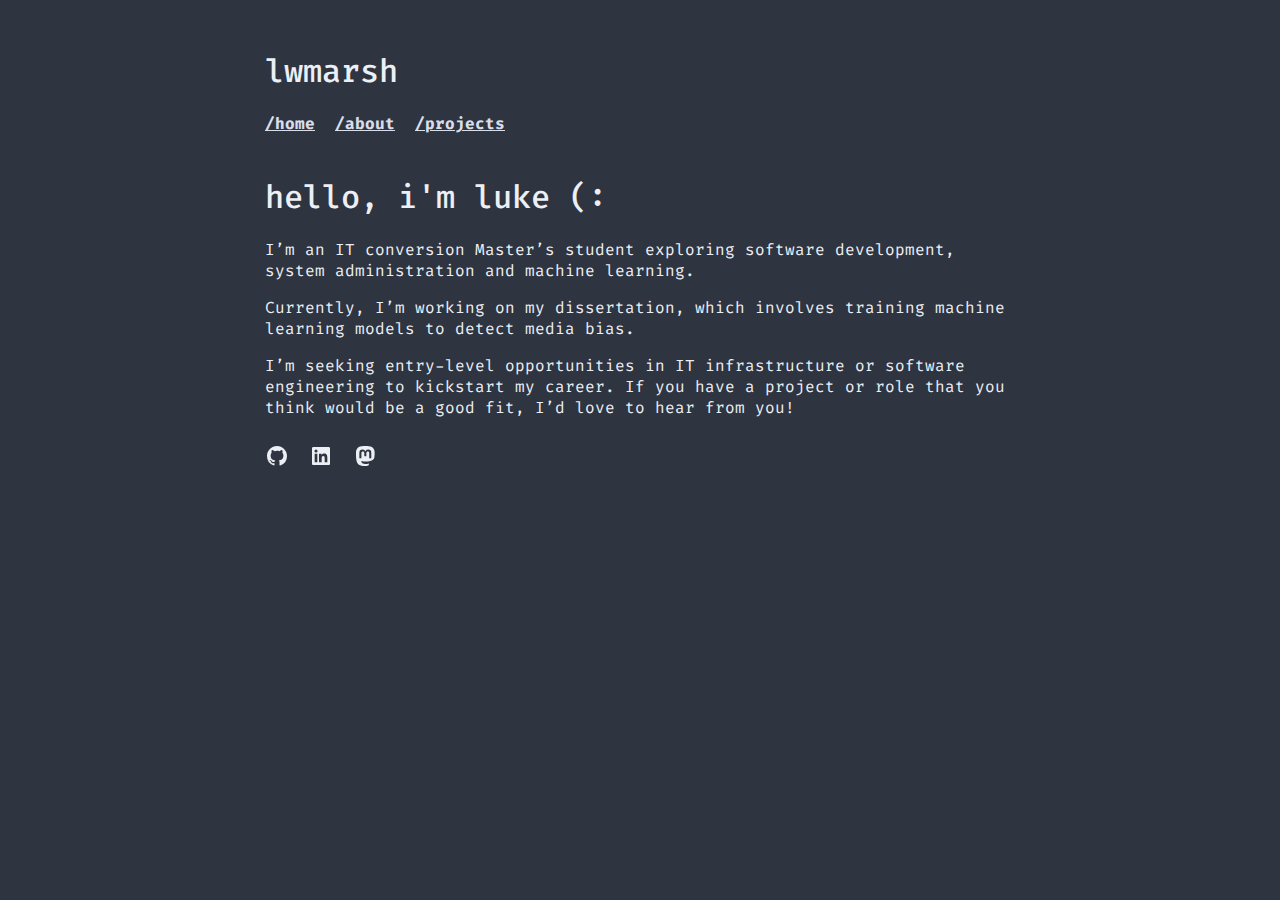
<file: index.html>
<!DOCTYPE html>
<html lang="en">
	<head>
		<meta charset="UTF-8" />
		<meta name="viewport" content="width=device-width, initial-scale=1.0" />
		<title>home - lwmarsh</title>
		<link rel="stylesheet" href="./styles.css" />
    <link rel="icon" type="image/x-icon" href="./img/lm-favicon.png">
	</head>
	<body>
		<div class="container">
			<div class="content">
				<header>
					<h1>lwmarsh</h1>
					<ul class="navbar-list">
						<li><a href="/">/home</a></li>
						<li><a href="./about">/about</a></li>
						<li><a href="./projects">/projects</a></li>
					</ul>
				</header>
				<div class="intro-text">
					<h1>hello, i'm luke (:</h1>

					<p>I’m an IT conversion Master’s student exploring software development, system administration and machine learning.</p>

					<p>Currently, I’m working on my dissertation, which involves training machine learning models to detect media bias.</p>

					<p>I’m seeking entry-level opportunities in IT infrastructure or software engineering to kickstart my career. If you have a project or role that you think would be a good fit, I’d love to hear from you!</p>

					<footer>
						<div class="social-icons">
							<ul>
								<li>
									<a href="https://github.com/lwmarsh"><img src="./img/github.svg" alt="GitHub" /></a>
								</li>
								<li>
									<a href="https://www.linkedin.com/in/lwmarshall/"><img src="./img/linkedin.svg" alt="LinkedIn" /></a>
								</li>
								<li>
									<a href="https://mastodonapp.uk/@lwmarsh"><img src="./img/mastodon.svg" alt="Mastodon" /></a>
								</li>
							</ul>
						</div>
					</footer>
				</div>
			</div>
		</div>
	</body>
</html>
</file>
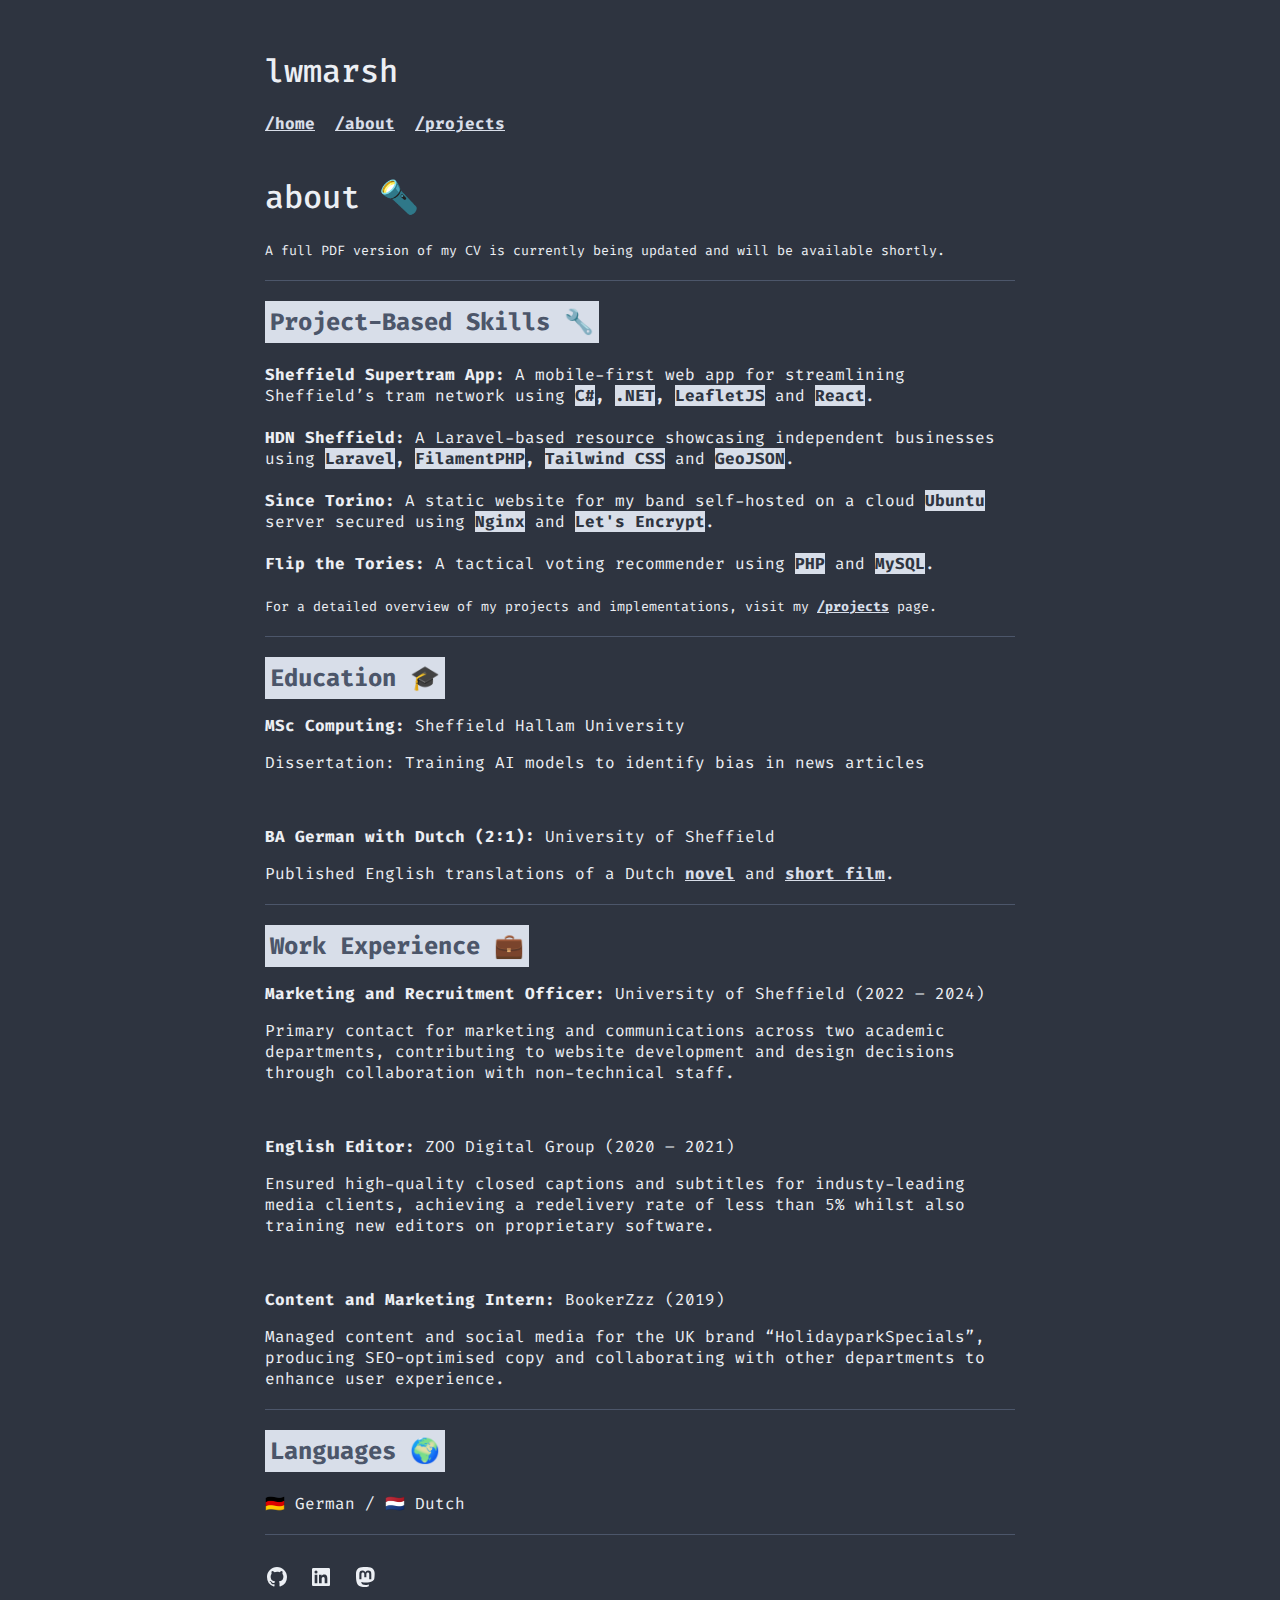
<file: about.html>
<!DOCTYPE html>
<html lang="en">
	<head>
		<meta charset="UTF-8" />
		<meta name="viewport" content="width=device-width, initial-scale=1.0" />
		<title>lwmarsh</title>
		<link rel="stylesheet" href="./styles.css" />
    <link rel="icon" type="image/x-icon" href="./img/lm-favicon.png">
  </head>
	<body>
		<div class="container">
			<div class="content">
				<header>
					<h1>lwmarsh</h1>
					<ul class="navbar-list">
						<li><a href="/">/home</a></li>
						<li><a href="./about">/about</a></li>
						<li><a href="./projects">/projects</a></li>
					</ul>
				</header>
				<div class="">
					<h1>about 🔦</h1>
          <small>A full PDF version of my CV is currently being updated and will be available shortly.</small>
					<hr />

					<h2 class="cv">Project-Based Skills 🔧</h2>
                    <br><br>
					<ul>
						<li>
							<strong>Sheffield Supertram App:</strong>
							A mobile-first web app for streamlining Sheffield’s tram network using
							<strong
								><p class="cvinline">C#</p>, <p class="cvinline">.NET</p>, <p class="cvinline">LeafletJS</p></strong> and <strong><p class="cvinline">React</p></strong>.
						</li>
						<br /><br />
						<li>
							<strong>HDN Sheffield:</strong>
							A Laravel-based resource showcasing independent businesses using <strong
                            ><p class="cvinline">Laravel</p>, <p class="cvinline">FilamentPHP</p>, <p class="cvinline">Tailwind CSS</p> </strong
                        >
                        and <strong><p class="cvinline">GeoJSON</p></strong>.
						</li>
						<br /><br />
						<li>
							<strong>Since Torino:</strong>
							A static website for my band self-hosted on a cloud <strong><p class="cvinline"">Ubuntu</p></strong> server secured using <strong><p class="cvinline">Nginx</p></strong> and <strong><p class="cvinline">Let's Encrypt</p></strong>.
						</li>
						<br /><br />
						<li>
							<strong>Flip the Tories:</strong>
							A tactical voting recommender using <strong><p class="cvinline">PHP</p></strong> and <strong><p class="cvinline">MySQL</p></strong>.
						</li>
					</ul>
					<br />
					<small>For a detailed overview of my projects and implementations, visit my <a href="./projects">/projects</a> page.</small>

					<hr />

					<h2 class="cv">Education 🎓</h2>

					<p><strong>MSc Computing:</strong> Sheffield Hallam University</p>
          <p>Dissertation: Training AI models to identify bias in news articles</p>
					<br />

					<p><strong>BA German with Dutch (2:1):</strong> University of Sheffield</p>
					<p>Published English translations of a Dutch <a href="https://www.flandersliterature.be/news/authors-abroad/uk-students-translate-fikry-el-azzouzis-the-reward?trk=public_profile_project-button">novel</a> and <a href="https://www.youtube.com/watch?v=iQEtEWFQPS0">short film</a>.</p>
					<hr />

					<h2 class="cv">Work Experience 💼</h2>
					<li>
						<p><strong>Marketing and Recruitment Officer:</strong> University of Sheffield (2022 – 2024)</p>
						<p>Primary contact for marketing and communications across two academic departments, contributing to website development and design decisions through collaboration with non-technical staff.</p>
					</li>
                    <br />
					<li>
						<p><strong>English Editor:</strong> ZOO Digital Group (2020 – 2021)</p>
						<p>Ensured high-quality closed captions and subtitles for industy-leading media clients, achieving a redelivery rate of less than 5% whilst also training new editors on proprietary software.</p>
					</li>
					<br />

					<li>
						<p><strong>Content and Marketing Intern:</strong> BookerZzz (2019)</p>
						<p>Managed content and social media for the UK brand “HolidayparkSpecials”, producing SEO-optimised copy and collaborating with other departments to enhance user experience.</p>
					</li>

					<hr />

					<h2 class="cv">Languages 🌍</h2>
                    <br><br>
					<li>🇩🇪 German / 🇳🇱 Dutch</li>

					<hr />
					<footer>
						<div class="social-icons">
							<ul>
								<li>
									<a href="https://github.com/lwmarsh"><img src="./img/github.svg" alt="GitHub" /></a>
								</li>
								<li>
									<a href="https://www.linkedin.com/in/lwmarshall/"><img src="./img/linkedin.svg" alt="LinkedIn" /></a>
								</li>
								<li>
									<a href="https://mastodonapp.uk/@lwmarsh"><img src="./img/mastodon.svg" alt="Mastodon" /></a>
								</li>
							</ul>
						</div>
					</footer>
				</div>
			</div>
		</div>
	</body>
</html>
</file>
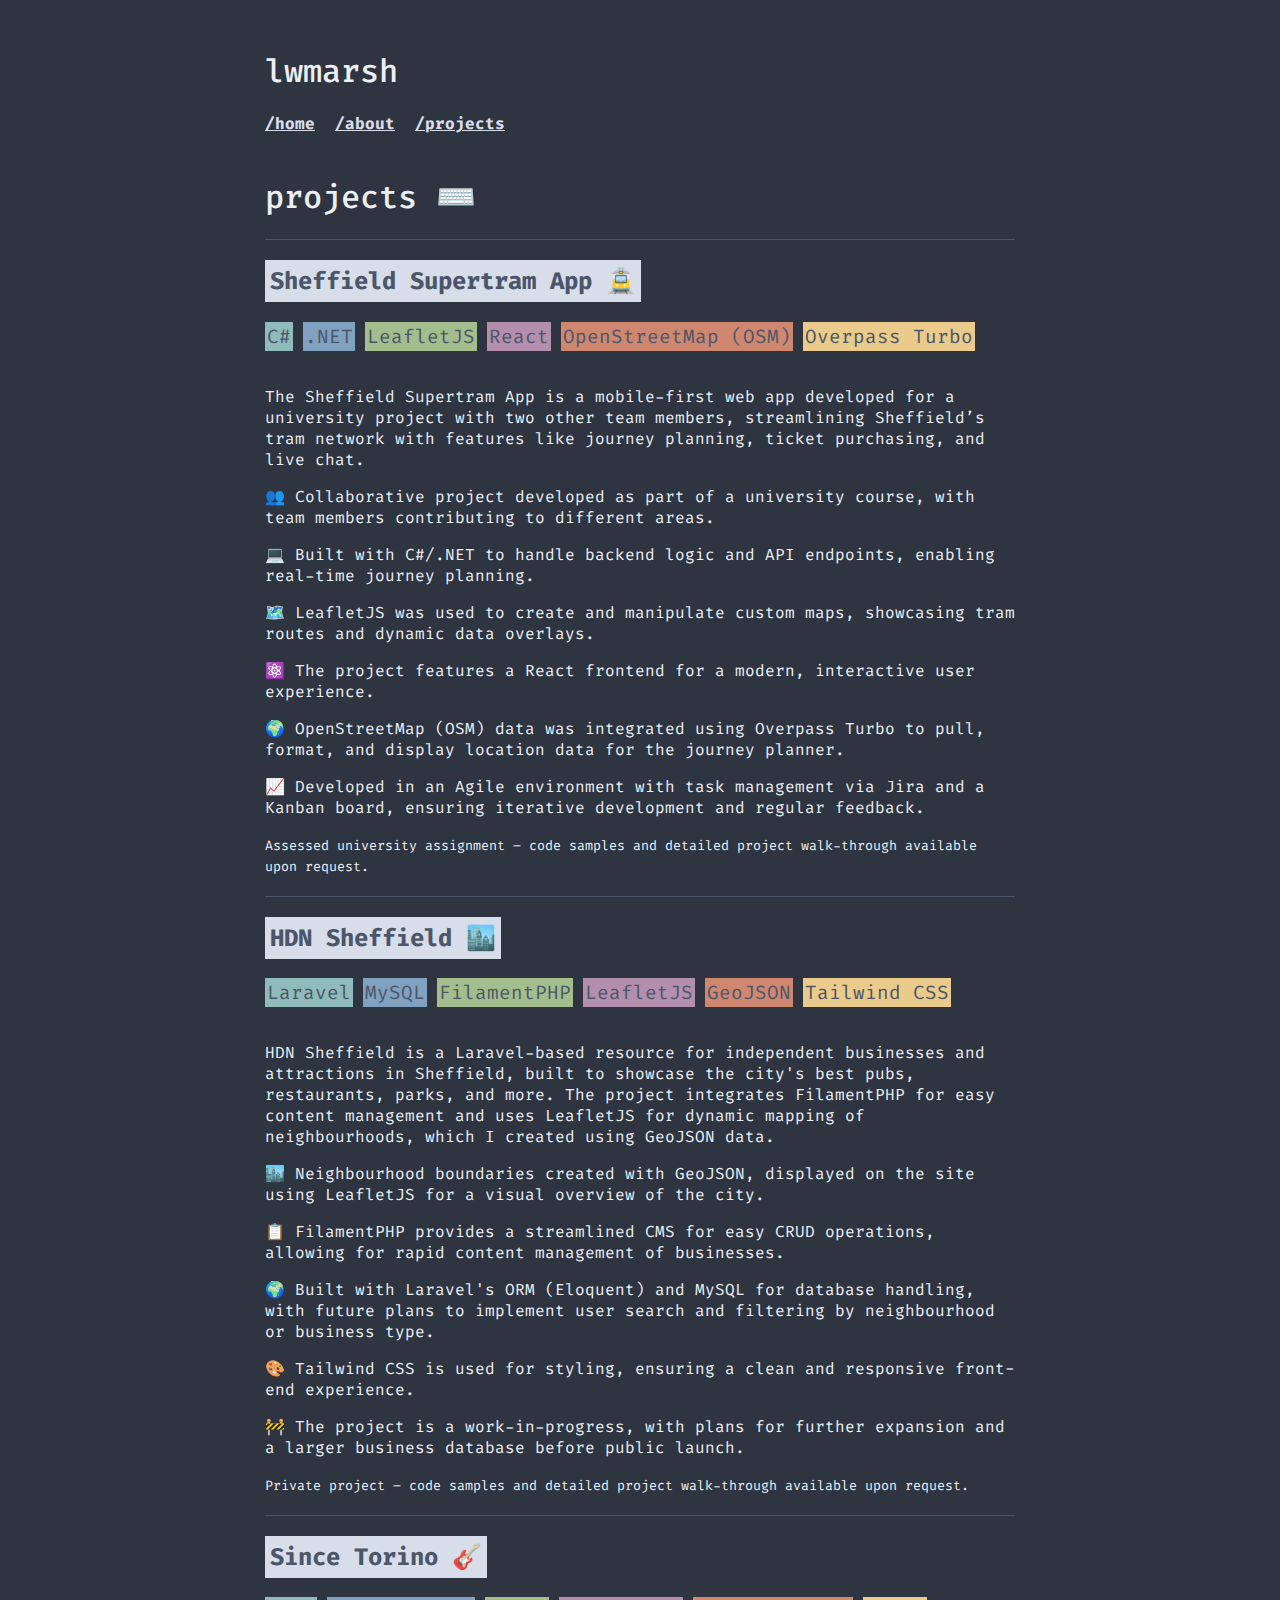
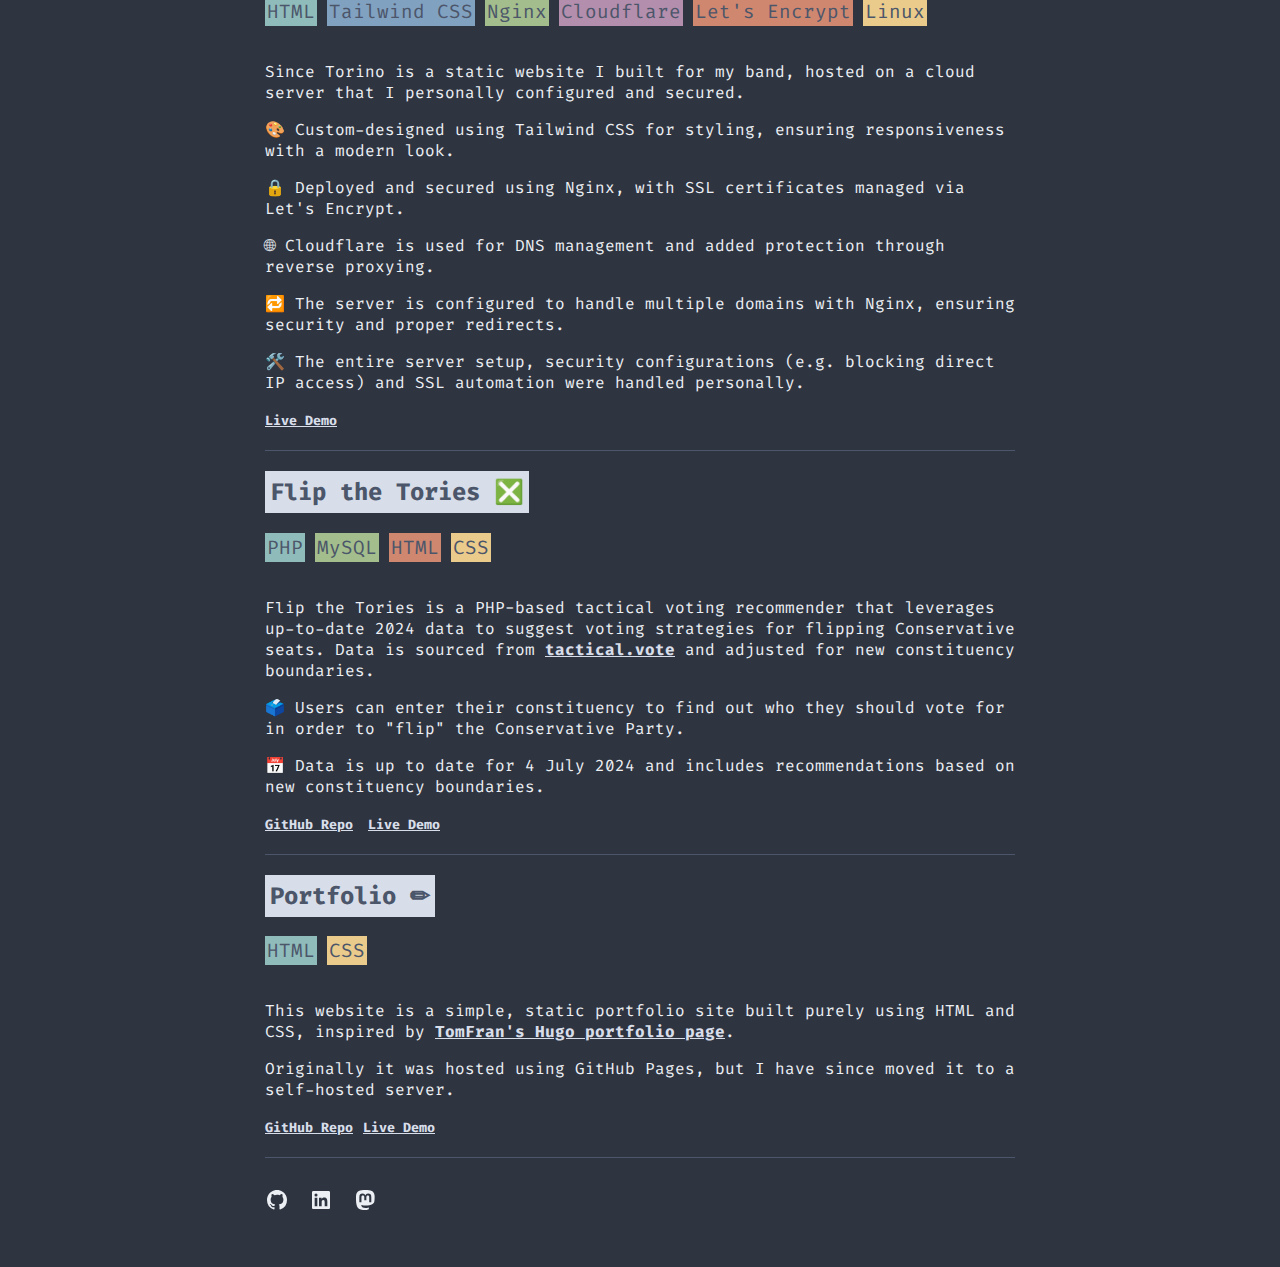
<file: projects.html>
<!DOCTYPE html>
<html lang="en">
	<head>
		<meta charset="UTF-8" />
		<meta name="viewport" content="width=device-width, initial-scale=1.0" />
		<title>projects - lwmarsh</title>
		<link rel="stylesheet" href="./styles.css" />
    <link rel="icon" type="image/x-icon" href="./img/lm-favicon.png">
  </head>
	<body>
		<div class="container">
			<div class="content">
				<header>
					<h1>lwmarsh</h1>
					<ul class="navbar-list">
						<li><a href="/">/home</a></li>
						<li><a href="./about">/about</a></li>
						<li><a href="./projects">/projects</a></li>
					</ul>
				</header>
				<div>
					<h1>projects ⌨️</h1>
          <hr />

					<div class="supertram">
						<h2 class="cv">Sheffield Supertram App 🚊</h2>
						<li>
              <p class="cvpr" style="background-color: #8fbcbb;">C#</p>
              <p class="cvpr" style="background-color: #81a1c1;">.NET</p>
              <p class="cvpr" style="background-color: #a3be8c;">LeafletJS</p>
              <p class="cvpr" style="background-color: #b48ead;">React</p>
              <p class="cvpr" style="background-color: #d08770;">OpenStreetMap (OSM)</p>
              <p class="cvpr" style="background-color: #ebcb8b;">Overpass Turbo</p>
          </li>
            <p>The Sheffield Supertram App is a mobile-first web app developed for a university project with two other team members, streamlining Sheffield’s tram network with features like journey planning, ticket purchasing, and live chat.</p>
						<ul>
							<p>👥 Collaborative project developed as part of a university course, with team members contributing to different areas.</p>
							<p>💻 Built with C#/.NET to handle backend logic and API endpoints, enabling real-time journey planning.</p>
							<p>🗺️ LeafletJS was used to create and manipulate custom maps, showcasing tram routes and dynamic data overlays.</p>
							<p>⚛️ The project features a React frontend for a modern, interactive user experience.</p>
							<p>🌍 OpenStreetMap (OSM) data was integrated using Overpass Turbo to pull, format, and display location data for the journey planner.</p>
							<p>📈 Developed in an Agile environment with task management via Jira and a Kanban board, ensuring iterative development and regular feedback.</p>
						</ul>
						<small>Assessed university assignment – code samples and detailed project walk-through available upon request.</small>
					</div>
					<hr />

          <div class="hdnsheffield">
            <h2 class="cv">HDN Sheffield 🏙️</h2>
            <li>
              <p class="cvpr" style="background-color: #8fbcbb;">Laravel</p>
              <p class="cvpr" style="background-color: #81a1c1;">MySQL</p>
              <p class="cvpr" style="background-color: #a3be8c;">FilamentPHP</p>
              <p class="cvpr" style="background-color: #b48ead;">LeafletJS</p>
              <p class="cvpr" style="background-color: #d08770;">GeoJSON</p>
              <p class="cvpr" style="background-color: #ebcb8b;">Tailwind CSS</p>
            </li>
            <p>HDN Sheffield is a Laravel-based resource for independent businesses and attractions in Sheffield, built to showcase the city's best pubs, restaurants, parks, and more. The project integrates FilamentPHP for easy content management and uses LeafletJS for dynamic mapping of neighbourhoods, which I created using GeoJSON data.</p>
            <ul>
              <p>🏙️ Neighbourhood boundaries created with GeoJSON, displayed on the site using LeafletJS for a visual overview of the city.</p>
              <p>📋 FilamentPHP provides a streamlined CMS for easy CRUD operations, allowing for rapid content management of businesses.</p>
              <p>🌍 Built with Laravel's ORM (Eloquent) and MySQL for database handling, with future plans to implement user search and filtering by neighbourhood or business type.</p>
              <p>🎨 Tailwind CSS is used for styling, ensuring a clean and responsive front-end experience.</p>
              <p>🚧 The project is a work-in-progress, with plans for further expansion and a larger business database before public launch.</p>
            </ul>
            <small>Private project – code samples and detailed project walk-through available upon request.</small>
          </div>

          <hr />

          <div class="sincetorino">
						<h2 class="cv">Since Torino 🎸</h2>
						<li>
              <p class="cvpr" style="background-color: #8fbcbb;">HTML</p>
              <p class="cvpr" style="background-color: #81a1c1;">Tailwind CSS</p>
              <p class="cvpr" style="background-color: #a3be8c;">Nginx</p>
              <p class="cvpr" style="background-color: #b48ead;">Cloudflare</p>
              <p class="cvpr" style="background-color: #d08770;">Let's Encrypt</p>
              <p class="cvpr" style="background-color: #ebcb8b;">Linux</p>
            </li>
          <p>Since Torino is a static website I built for my band, hosted on a cloud server that I personally configured and secured.</p>
						<ul>
							<p>🎨 Custom-designed using Tailwind CSS for styling, ensuring responsiveness with a modern look.</p>
							<p>🔒 Deployed and secured using Nginx, with SSL certificates managed via Let's Encrypt.</p>
							<p>🌐 Cloudflare is used for DNS management and added protection through reverse proxying.</p>
							<p>🔁 The server is configured to handle multiple domains with Nginx, ensuring security and proper redirects.</p>
							<p>🛠️ The entire server setup, security configurations (e.g. blocking direct IP access) and SSL automation were handled personally.</p>
						</ul>
							<small><a href="https://sincetorino.com">Live Demo</a></small>
					</div>
					<hr />


					<div class="flipthetories">
						<h2 class="cv">Flip the Tories ❎</h2>
						<li>
              <p class="cvpr" style="background-color: #8fbcbb;">PHP</p>
              <p class="cvpr" style="background-color: #a3be8c;">MySQL</p>
              <p class="cvpr" style="background-color: #d08770;">HTML</p>
              <p class="cvpr" style="background-color: #ebcb8b;">CSS</p>
          </li>
          <p>Flip the Tories is a PHP-based tactical voting recommender that leverages up-to-date 2024 data to suggest voting strategies for flipping Conservative seats. Data is sourced from <a href="https://tactical.vote/">tactical.vote</a> and adjusted for new constituency boundaries.</p>
						<ul>
							<p>🗳️ Users can enter their constituency to find out who they should vote for in order to "flip" the Conservative Party.</p>
							<p>📅 Data is up to date for 4 July 2024 and includes recommendations based on new constituency boundaries.</p>
						</ul>
						<span>
							<small><a href="https://github.com/lwmarsh/flipthetories">GitHub Repo</a></small>
							<small><a href="https://flipthetories.co.uk">Live Demo</a></small>
						</span>
					</div>

					<hr />

					<div class="portfolio">
						<h2 class="cv">Portfolio ✏</h2>
            <li>
              <p class="cv" style="background-color: #8fbcbb;">HTML</p>
              <p class="cv" style="background-color: #ebcb8b;">CSS</p>
          </li>
						<p>This website is a simple, static portfolio site built purely using HTML and CSS, inspired by <a href="https://tomfran.github.io/">TomFran's Hugo portfolio page</a>.</p> Originally it was hosted using GitHub Pages, but I have since moved it to a self-hosted server.</p>
							<small><a href="https://github.com/lwmarsh/personal-website">GitHub Repo</a></small>
							<small><a href="https://lwmarsh.me">Live Demo</a></small>
					</div>
          <hr>
					<footer>
						<div class="social-icons">
							<ul>
								<li>
									<a href="https://github.com/lwmarsh"><img src="./img/github.svg" alt="GitHub" /></a>
								</li>
								<li>
									<a href="https://www.linkedin.com/in/lwmarshall/"><img src="./img/linkedin.svg" alt="LinkedIn" /></a>
								</li>
								<li>
									<a href="https://mastodonapp.uk/@lwmarsh"><img src="./img/mastodon.svg" alt="Mastodon" /></a>
								</li>
							</ul>
						</div>
					</footer>
				</div>
			</div>
		</div>
	</body>
</html>
</file>
<file: styles.css>
@import url('https://fonts.googleapis.com/css2?family=Domine:wght@400..700&family=Fira+Code:wght@300..700&family=Varela+Round&display=swap');

html, body {
    margin: 0;
    padding: 0;
    color: #eceff4;
    background-color: #2e3440;
    font-family: "Fira Code";
  }

.container {
    display: flex;
    justify-content: center;
    align-items: center;
    height: 100%;
  }

.content {
    width: 750px;
    margin: auto;
    margin-left: 30px;
    margin-right: 30px;
    display: flex;
    flex-direction: column; 
    justify-content: center; 
  }
  
  .content p, h1 {
    text-align: left;
  }

  ul {
    list-style-type: none;
    padding: 0;
    margin: 0;
  }
  
  ul li {
    display: inline;
    margin-right: 10px;
  }
  
  ul li:last-child {
    margin-right: 0;
  }

  li {
    list-style-type: none;
  }

  .navbar-list {
    margin-bottom: 20px;
    font-family: "Fira Code";
  }

  .social-icons img {
    width: 24px;
    height: 24px;
    margin-top: 10px; 
    margin-bottom: 50px;
  }

  header h1 {
    margin-top: 50px;
  }

  h1 {
    font-family: "Fira Code", serif;
    font-weight: 500;
  }

  h2 {
    font-family: "Fira Code";
    font-weight:bolder
  }

  h3 {
    font-family: "Fira Code";
    font-weight: 400;
  }

  span, p {
    font-family: "Fira Code";
  }

  span a {
    margin-right: 5px;
  }

  a {
    color: #d8dee9;
    font-weight: bold;
  }

  a:visited {
    color: #d8dee9;
    font-weight: bold;
  }

  hr {
    border: 0;
    height: 1px;
    background: #4c566a; 
    margin: 20px 0; 
}

h3.cv {
  color: #4c566a;
  background-color: #eceff4;
  display: inline-block;
  padding: 5px;
  margin: 0;
}

p.cv {
  color: #4c566a;
  font-size: larger;
  display: inline-block;
  padding: 2px; 
}

p.cvinline {
  color: #2e3440;
  background-color: #d8dee9;
  display: inline-block;
  margin: 0px;
}

h2.cv {
  color: #4c566a;
  background-color: #d8dee9;
  display: inline-block;
  padding: 5px;
  margin: 0;
}

p.cvpr {
  color: #4c566a;
  font-size: larger;
  display: inline-block; 
  padding: 2px;
}
</file>
